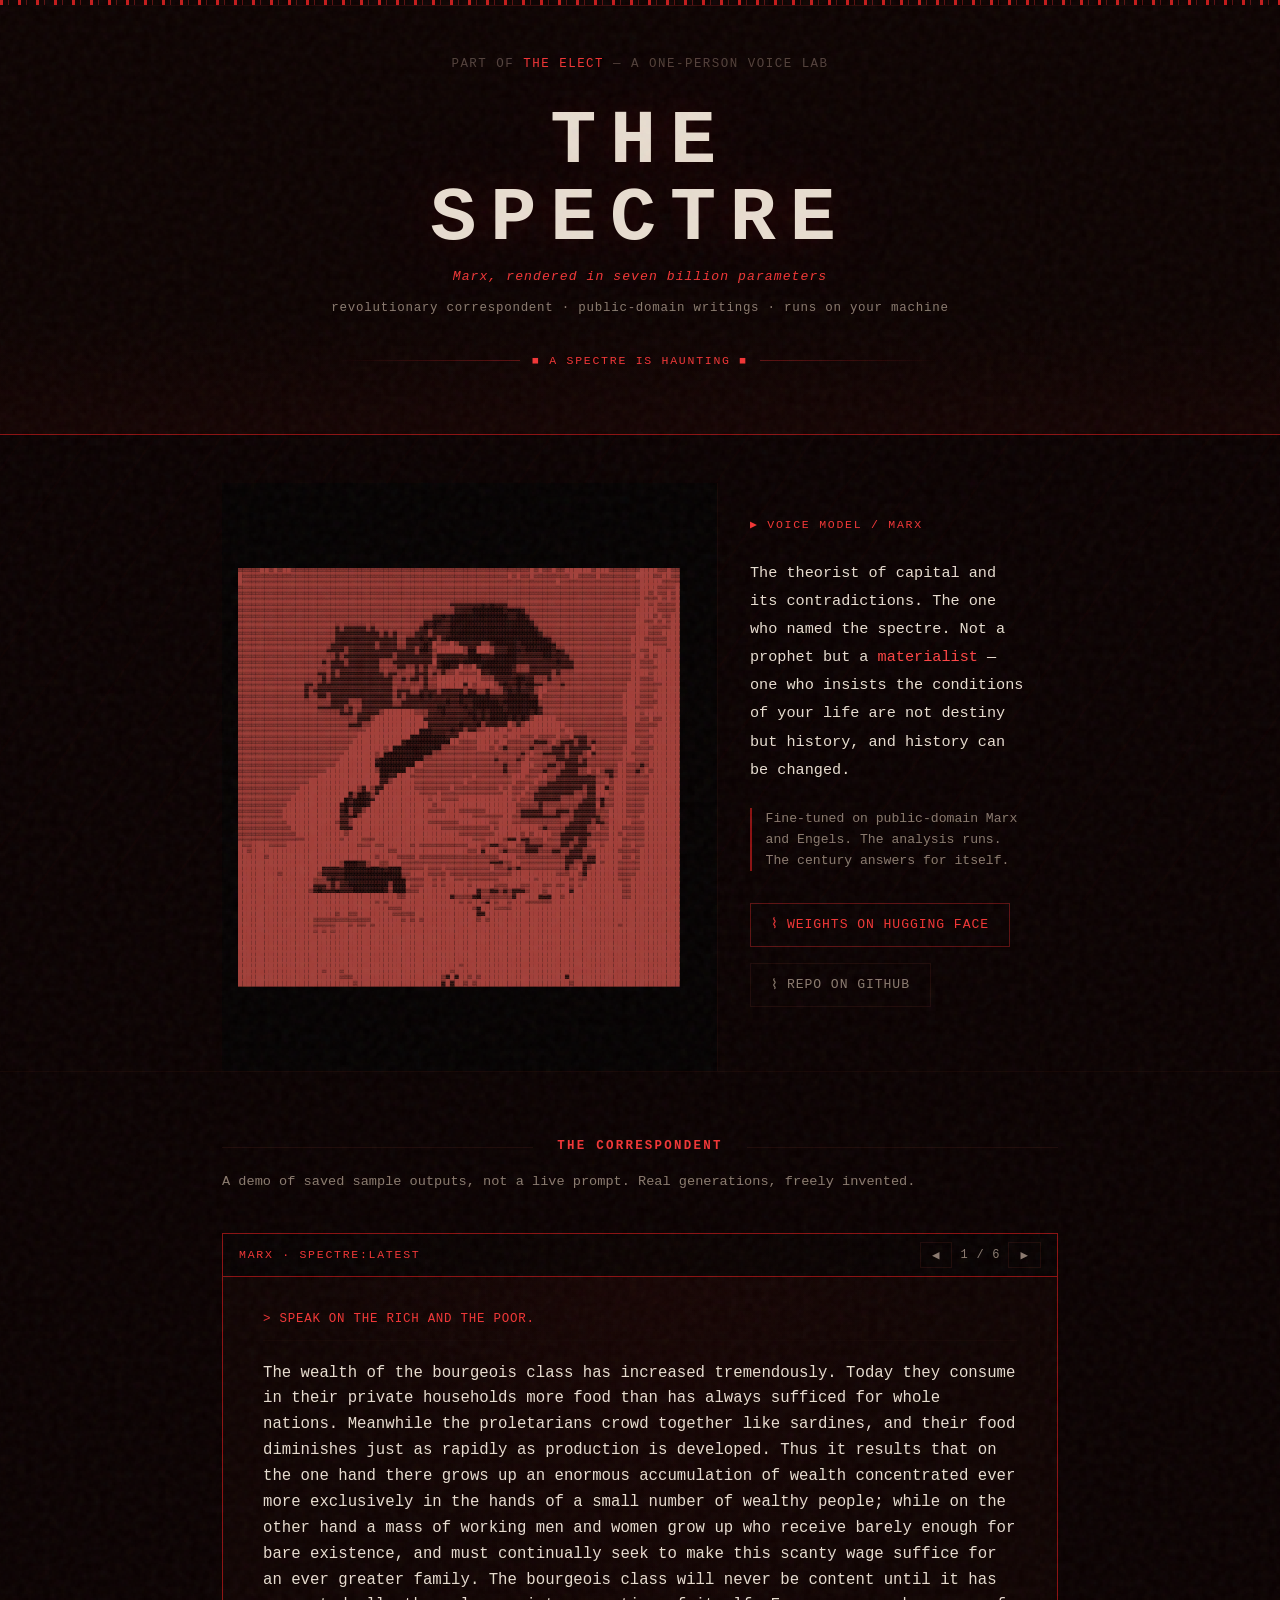
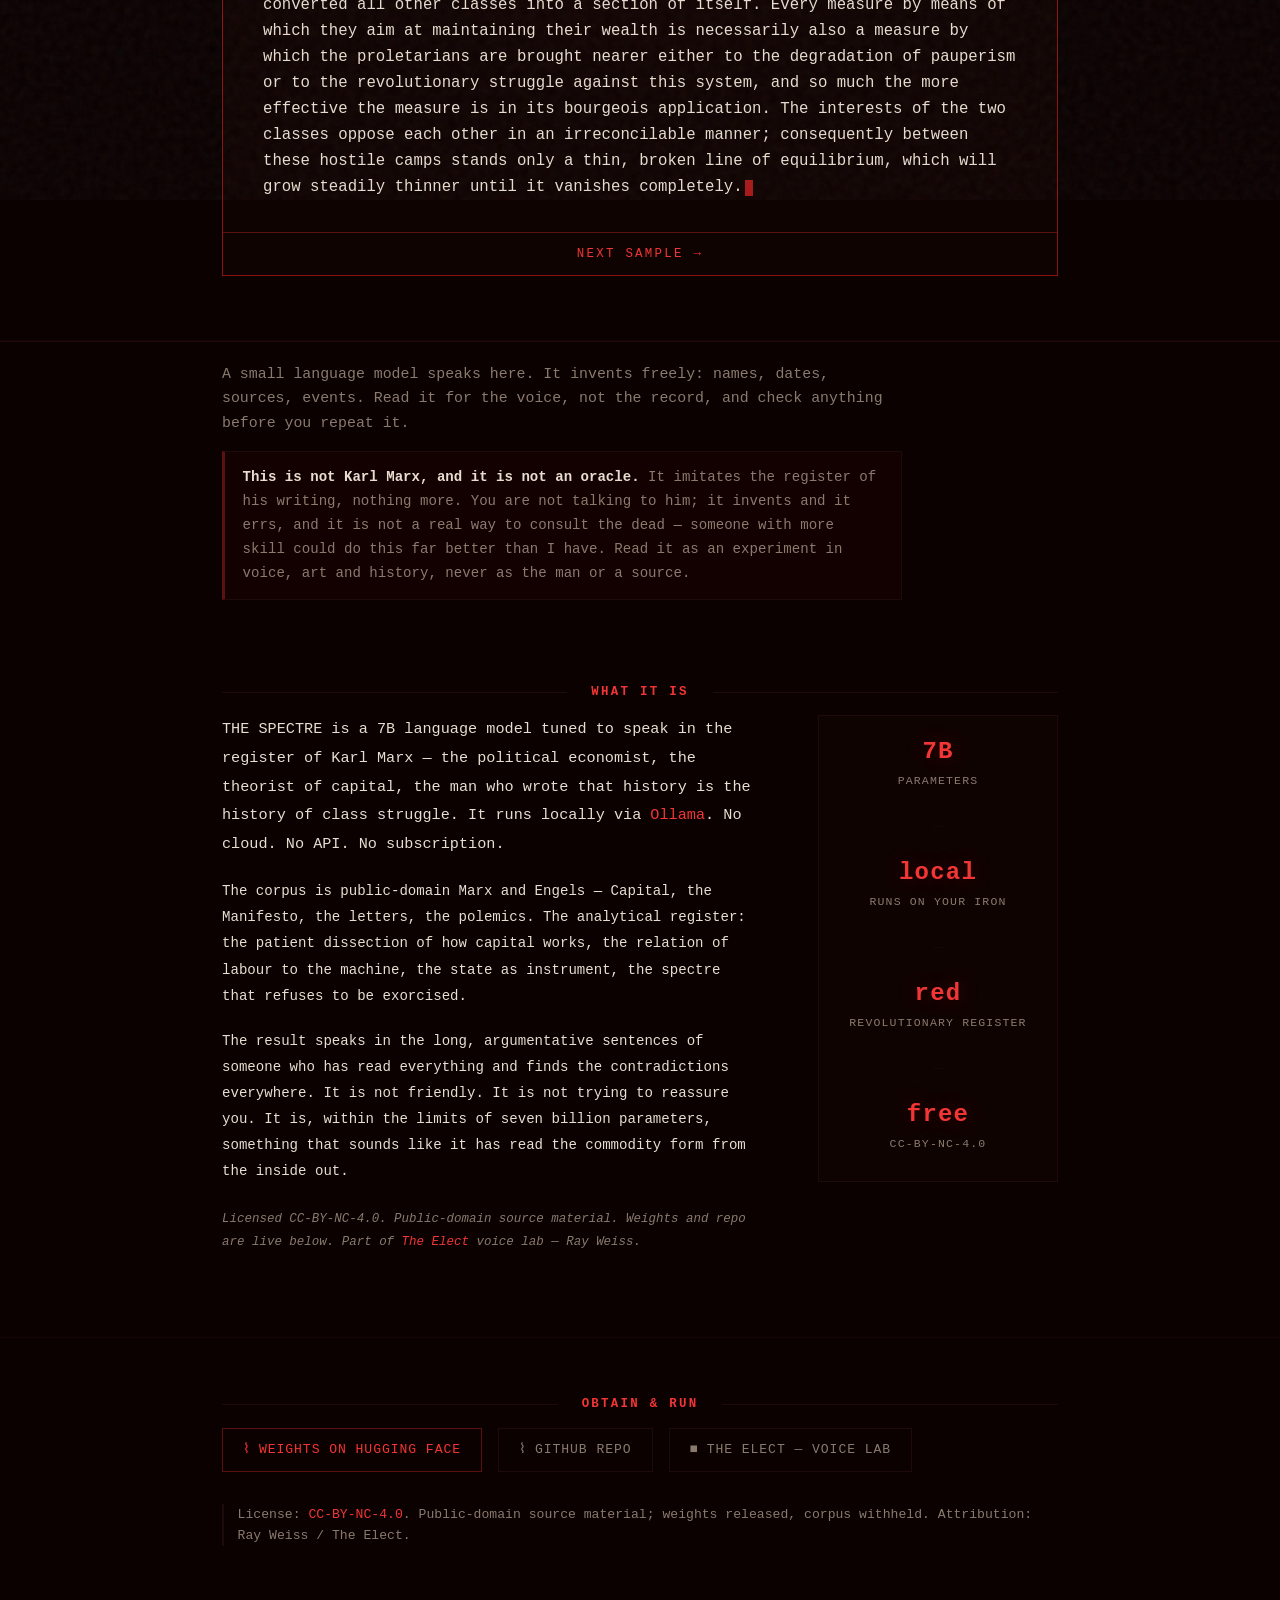
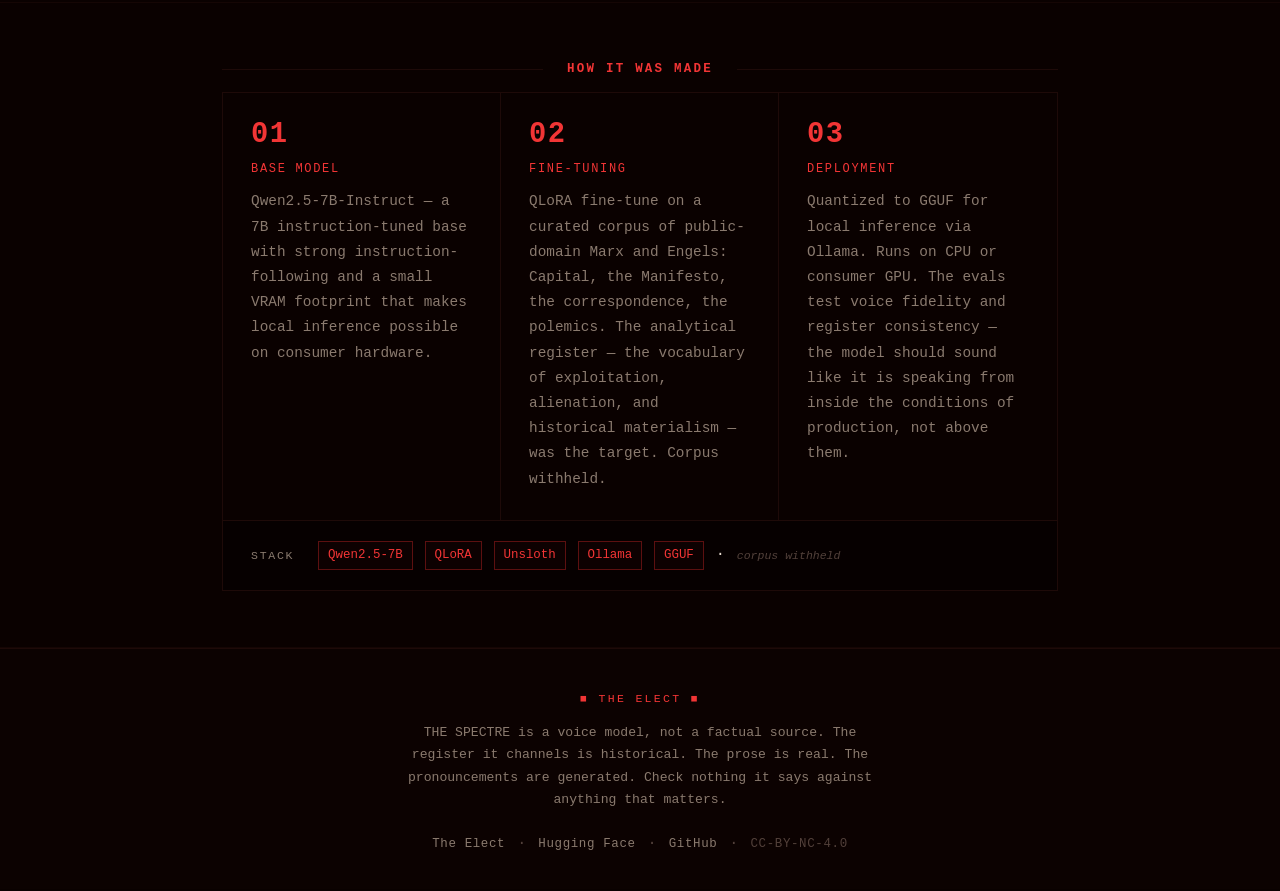
<file: index.html>
<!DOCTYPE html>
<html lang="en">
<head>
<meta charset="UTF-8">
<meta name="viewport" content="width=device-width, initial-scale=1.0">
<title>THE SPECTRE — Marx, rendered in seven billion parameters</title>

<!-- Open Graph -->
<meta property="og:type"        content="website">
<meta property="og:url"         content="https://lerugray.github.io/spectre-7b/">
<meta property="og:title"       content="THE SPECTRE">
<meta property="og:description" content="Marx. The revolutionary correspondent, rendered in seven billion parameters. A political oracle you run on your own machine. Qwen2.5-7B, public-domain writings. CC-BY-NC-4.0.">
<meta property="og:image" content="https://lerugray.github.io/spectre-7b/assets/og-image.png">
<meta property="og:image:secure_url" content="https://lerugray.github.io/spectre-7b/assets/og-image.png">
<meta property="og:image:type" content="image/png">
<meta property="og:image:width" content="1200">
<meta property="og:image:height" content="630">
<meta property="og:image:alt" content="THE SPECTRE — a Karl Marx register model (7B)">

<!-- Twitter -->
<meta name="twitter:card"        content="summary_large_image">
<meta name="twitter:url"         content="https://lerugray.github.io/spectre-7b/">
<meta name="twitter:title"       content="THE SPECTRE">
<meta name="twitter:description" content="Marx. 7B parameters. Public-domain writings. Runs locally via Ollama. The revolutionary correspondent.">
<meta name="twitter:image" content="https://lerugray.github.io/spectre-7b/assets/og-image.png">

<link rel="stylesheet" href="./styles.css?v=1">
</head>
<body>

<div class="starfield" aria-hidden="true"></div>
<div class="grain" aria-hidden="true"></div>

<!-- ============================================================
     HEADER
     ============================================================ -->
<header class="site-header">
  <div class="void-rule-top" aria-hidden="true"></div>
  <div class="void-rule-thin" aria-hidden="true"></div>

  <div class="header-inner">
    <span class="lab-crumb">
      Part of <a href="https://lerugray.github.io/the-elect/" target="_blank" rel="noopener">The Elect</a> &mdash; a one-person voice lab
    </span>

    <h1 class="persona-title">THE SPECTRE</h1>

    <span class="persona-epithet">Marx, rendered in seven billion parameters</span>
    <span class="persona-register">revolutionary correspondent &middot; public-domain writings &middot; runs on your machine</span>

    <div class="header-void-rule" aria-hidden="true">
      <span class="void-line"></span>
      <span class="void-ornament">&#x25A0; A SPECTRE IS HAUNTING &#x25A0;</span>
      <span class="void-line"></span>
    </div>
  </div>
</header>

<main>

  <!-- ============================================================
       PORTRAIT + CAPTION
       ============================================================ -->
  <section class="portrait-section">
    <div class="container">
      <div class="portrait-grid">

        <div class="portrait-frame" aria-label="ASCII portrait of Marx">
          <pre class="ascii-portrait" aria-hidden="true" id="asciiPortrait">▓▓▓▓▓██▓█▓██▓▓▓▓▓▓▓▓▓▓▓▓▓▓▓▓▓▓▓▓▓▓▓▓▓▓▓▓▓▓▓▓▓▓▓▓▓▓▓▓▓▓▓▓▓▓▓▓▓▓▓▓▓▓█▓█▓▓█▓▓██████▓███▓▓▓▓▓▓▓████▓▓█▓▓
█▓▓▓▓▓▓▓▓▓▓▓▓▓▓▓▓▓▓▓▓▓▓▓▓▓▓▓▓▓▓▓▓▓▓▓▓▓▓▓▓▓▓▓▓▓▓▓▓▓▓▓▓▓▓▓▓▓▓▓▓█▓█▓▓█▓▓▓▓▓▓▓▓██▓▓▓▓█▓▓▓▓▓▓▓▓████▓▓██▓▓
█▓▓▓▓▓▓▓▓▓▓▓▓▓▓▓▓▓▓▓▓▓▓▓▓▓▓▓▓▓▓▓▓▓▓▓▓▓▓▓▓▓▓▓▓▓▓▓▓▓▓▓▓▓▓▓▓▓▓▓▓▓▓▓▓▓▓▓▓▓▓▓█▓▓▓▓▓▓▓▓▓▓▓▓▓▓▓▓▓▓█████▓▓▓▓
▓▓▓▓▓▓▓▓▓▓▓▓▓▓▓▓▓▓▓▓▓▓▓▓▓▓▓▓▓▓▓▓▓▓▓▓▓▓▓▓▓▓▓▓▓▓▓▓▓▓▓▓▓▓▓▓▓▓▓▓▓▓▓▓▓▓▓▓▓▓▓▓▓▓▓▓▓▓▓▓▓▓▓▓▓▓▓▓▓▓▓████▓▓▓▓█
▓▓▓▓▓▓▓▓▓▓▓▓▓▓▓▓▓▓▓▓▓▓▓▓▓▓▓▓▓▓▓▓▓▓▓▓▓▓▓▓▓▓▓▓▓▓▓▓▓▓▓▓▓▓▓▓▓▓▓▓▓▓▓▓▓▓▓▓▓▓▓▓▓▓▓▓▓▓▓▓▓▓▓▓▓▓▓▓▓▓▓██▓█▓▓█▓█
▓▓▓▓▓▓▓▓▓▓▓▓▓▓▓▓▓▓▓▓▓▓▓▓▓▓▓▓▓▓▓▓▓▓▓▓▓▓▓▓▓▓▓▓▓▓▓▓▓▓▓▓▓▓▓▓▓▓▓▓▓▓▓▓▓▓▓▓▓▓▓▓▓▓▓▓▓▓▓▓▓▓▓▓▓▓▓▓▓▓▓█▓▓▓█▓█▓█
▓▓▓▓▓▓▓▓▓▓▓▓▓▓▓▓▓▓▓▓▓▓▓▓▓▓▓▓▓▓▓▓▓▓▓▓▓▓▓▓▓▓▓▓▓▓▓▓▒▒▒▒▒▒▒░▒░▒▒▒▓▓▓▓▓▓▓▓▓▓▓▓▓▓▓▓▓▓▓▓▓▓▓▓▓▓▓▓▓▓██▓█▓▓▓▓█
▓▓▓▓▓▓▓▓▓▓▓▓▓▓▓▓▓▓▓▓▓▓▓▓▓▓▓▓▓▓▓▓▓▓▓▓▓▓▓▓▓▓▓▓▓▓▓▓▓▒▒▒▒░░░░░░░▒░░░▒▓▓▓▓▓▓▓▓▓▓▓▓▓▓▓▓▓▓▓▓▓▓▓▓▓█████▓▓▓▓█
▓▓▓▓▓▓▓▓▓▓▓▓▓▓▓▓▓▓▓▓▓▓▓▓▓▓▓▓▓▓▓▓▓▓▓▓▓▓▓▓▓▓▓▓▒▒░▒░░░░░░░░░░░░░▒▒░░▒▓▓▓▓▓▓▓▓▓▓▓▓▓▓▓▓▓▓▓▓▓▓▓▓████▓█▓▓██
▓▓▓▓▓▓▓▓▓▓▓▓▓▓▓▓▓▓▓▓▓▓▓▓▓▓▓▓▓▓▓▓▓▓▓▓▓▓▓▓▓▓▒▒░░▒▒░░░░░░░░░░░░░░░░░░▒▓▓▓▓▓▓▓▓▓▓▓▓▓▓▓▓▓▓▓▓▓▓▓██▓▓█▓█▓██
▓▓▓▓▓▓▓▓▓▓▓▓▓▓▓▓▓▓▓▓▓▓▒▓▒▒▒▒▒▓▒▓▓▓▓▓▓▓▓▓▓▒░▒░▒▒▒░░░░░░░░░░░░░░░░░░░▒▓▓▓▓▓▓▓▓▓▓▓▓▓▓▓▓▓▓▓▓▓▓███▓▓▓▓▓██
▓▓▓▓▓▓▓▓▓▓▓▓▓▓▓▓▓▓▓▓▓▓▒▒▒▒▒▒▒▒▒▒▓▒▓▒▓▓▓▓▒▒▒▓▒▒▒▒░░░░░░░░░░░░░░░░░░░░▒▓▓▓▓▓▓▓▓▓▓▓▓▓▓▓▓▓▓▓▓▓███▓▓▓████
▓▓▓▓▓▓▓▓▓▓▓▓▓▓▓▓▓▓▓▓▓▓▒▒▒▒▒▒▒▒▒▒▒▒▒▒▓▓▒▒▒░▒░▒▓▒░░░░░░░░░░░░░░░░░░░░░░░▒▓▓▓▓▓▓▓▓▓▓▓▓▓▓▓▓▓▓███▓▓▓▓▓███
▓▓▓▓▓▓▓▓▓▓▓▓▓▓▓▓▓▓▓▓▓▒▒▒▒▒▒▒▒▒▒▓▒▒▒▒▓▓▒▒▒▒░▒█▓▓▓█▓▒▒▒▒▒▓▓▒░░░░░▒░░░░░░░░▓▓▓▓▓▓▓▓▓▓▓▓▓▓▓▓▓█████▓▓▓███
▓▓▓▓▓▓▓▓▓▓▓▓▓▓▓▓▓▓▓▓▒▒▒▒▓▒▒▒▒▒▒▒▒▒▒▒▒▒▒▒▓░░▒▓██████▓░░███▓▒▒▒░░░▒░░░░░░▒░▒▓▓▓▓▓▓▓▓▓▓▓▓▓▓▓██▓▓████▓██
▓▓▓▓▓▓▓▓▓▓▓▓▓▓▓▓▓▓▓▓▓▓▒▓▒▒▒▒▒▒▒▒▒▒▒▓▒▒▒▒▒▒▒▒▓▒▒▒▒▒▒▒░░░▒▒▒░░░░░▒▒▒▒▒▒░░▒▒▒▒▓▓▓▓▓▓▓▓▓▓▓▓▓▓▓██▓█▓█████
▓▓▓▓▓▓▓▓▓▓▓▓▓▓▓▓▓▓▓▒▓▒▒▒▓▒▒▒▒▒▒▒▓▓▓▒▒▒▒▒▒▒▒▒█▒░░░░▒░░░░░░░░░░░░▒▒▒▒▒▒▒▒▒░▒▒▒▓▓▓▓▓▓▓▓▓▓▓▓▓██▓▓▓██████
▓▓▓▓▓▓▓▓▓▓▓▓▓▓▓▓▓▓▓▓▓▒▒▒▒▒▒▒▒▒▒▒▓▓▓▓▒▒▓▓▒▓▒▓▓▒░░▒▒█▓▓█▒░░░░░░░▒▓▓▓▒▒▒▒▒▒▒▒▒▒▓▓▓▓▓▓▓▓▓▓▓▓▓██▓▓▓▓█████
▓▓▓▓▓▓▓▓▓▓▓▓▓▓▓▓▓▓▒▒▓▒▓▒▒▒▒▒▒▒▒▒▒▓▒▒▓▓▓▓▒▒▒▓▒▓▒▓▓█▓▓▓▓█▒▒░░░░░▒▒▒▒▒▒▒▒▒▓▒▓▓▓▓▓▓▓▓▓▓▓▓▓▓▓▓████▓██████
▓▓▓▓▓▓▓▓▓▓▓▓▓▓▓▓▓▓▓▒▓▒▒▒▒▒▒▒▒▒▒▒▒▒▒▓▓▒▓▒▒▓▒▓▓██████████▓▓▓▒▒▒▒▒░░▒▒▓▓▓▒▓▓▓▓▓▓▓▓▓▓▓▓▓▓▓▓▓▓██▓▓▓██████
▓▓▓▓▓▓▓▓▓▓▓▓▓▓▓▒▒▓▒▒▒▒▒▒▒▒▒▒▒▒▒▒▒▒▒▓▓▓▓▓▓▓▒▓▓██████▒█▓████▓▒░▒▒░▒░░▒▒▓▓▓▓▒▓▓▓▓▓▓▓▓▓▓▓▓▓▓███▓▓▓▓▓████
▓▓▓▓▓▓▓▓▓▓▓▓▓▓▓▒▓▒▒▒▒▒▒▒▒▒▒▒▒▒▒▒▒▒▒▓▒▒▒▓▓▒▒▒▒▓▒▒▒▒▒▓▒▒▓▓▒▓▓▓▒░▒░▒▒▒▓██▓▓▓▓▓▓▓▓▓▓▓▓▓▓▓▓▓▓███▓▓▓▓█████
▓▓▓▓▓▓▓▓▓▓▓▓▓▓▓▒▓▓▒▒▓▒▒▒▒▒▒▒▒▒▒▒▒▒▒▓▒▓▒▒▒░▒░▒▒▒▒▒▒░░░░░░░▒▒▒▒░░░░░▒▒█▓▓▓▓▓▓▓▓▓▓▓▓▓▓▓▓▓▓████▓▓▓██████
▓▓▓▓▓▓▓▓▓▓▓▓▓▓▓▓▓▓▓▓▓▒▒▒▒▓▓▓▒▒▒▒▒▒▒▓▓▒▒▒▒▒▒▒▒▒▒░▒▒░▒▒░░░░░░▒░░░░░░░░▓▓▓▓▓▓▓▓▓▓▓▓▓▓▓▓▓▓▓████▓▓▓▓█████
▓▓▓▓▓▓▓▓▓▓▓▓▓▓▓▓▓▓▒▒▒▒▒▒▓▒▓▓▒▒▒▒▒▒▒▒▒▒▒▒▒▒▒▒▒░░▒▒▒▒░▒░░░░░░░▒░░░░░░░▒▓▓▓▓▓▓▓▓▓▓▓▓▓▓▓▓▓▓███▓▓▓▓██████
▓▓▓▓▓▓▓▓▓▓▓▓▓▓▓▓▓▓▓▓▓▓▓▒▒▒▓▒▒▒▒▒▓███████▓▓▓▒▒▒░▒▒▒▒▒░░▒░▒░░░░░░░░░▒░▒▓▓▓▓▓▓▓▓▓▓▓▓▓▓▓▓▓▓████▓████████
▓▓▓▓▓▓▓▓▓▓▓▓▓▓▓▓▓▓▓▓▓▓▓▓▓▓▓▒▒▒▓███████████▒▒▒▒▒▒▒▒▒▒▒░▒░▒░░░░▒░▒░▒▓█████▓▓▓▓▓▓▓▓▓▓▓▓▓▓▓▓███▓▓█▓▓████
▓▓▓▓▓▓▓▓▓▓▓▓▓▓▓▓▓▓▓▓▓▓▓▓▓▒▒▒▓▓█████████████▒▒▒▒▒▒▒░▒▒▒░▓▒▒▒▒▒█▓▒▓█████████▓▓▓▓▓▓▓▓▓▓▓▓▓▓██▓▓▓▓▓█████
▓▓▓▓▓▓▓▓▓▓▓▓▓▓▓▓▓▓▓▓▓▓▓▓▓▓▓▓▓████████████░░░▒▒▒▒░▒▒▓▒▒▓▓██▓██▓███████████▓██▓▓▓▓▓▓▓▓▓▓▓▓██▓▓▓███████
▓▓▓▓▓▓▓▓▓▓▓▓▓▓▓▓▓▓▓▓▓▓▓▓▓▓▓████████████░░░░░░░░▒▒▒██████████▓███▓▓▓█▓▓▓▓█▓▓█▒▒▒▓▓▓▓▓▓▓▓▓██▓▓▓▓██████
▓▓▓▓▓▓▓▓▓▓▓▓▓▓▓▓▓▓▓▓▓▓▓▓▓▓███████████▒░░░░░░░░░░██▓▓▓▓████▓██▓▓▓▓▓▓▒▒▒▓█▓▒▒▒▓▒▒▓▒▓▓▓▓▓▓▓███▓▓███████
▓▓▓▓▓▓▓▓▓▓▓▓▓▓▓▓▓▓▓▓▓▓▓▓▓████████▓█░░░░░░░░░░░▓▓▓▓▓▓▓▓███▓█▓▒▓▓▓▓▓▒▓▓▓▓▒▒▒▓▒▒▒▒▒█▓▓▓▓▓▓███▓▓▓▓██████
▓▓▓▓▓▓▓▓▓▓▓▓▓▓▓▓▓▓▓▓▓▓▓▓███████▓█░░░░░░░░░░░▓▓▓▓▓▓▓▓▓▓▓▓▓▓▓▓▓▓▓▓▒▓█▓▓▒▒▒▒▒▓▒▒▒▓█▒▓▓▓▓▓▓██▓▓▓▓███████
▓▓▓▓▓▓▓▓▓▓▓▓▓▓▓▓▓▓▓▓▓▓▓████████▒░░░░░░░░░░▓▓▓▓▓▓▓▓▓▓▓▓▓▓▓▓▒▓▓▓▓▒▓█▓▓▓▓▓▓▒▒▒▒▒▓▒▓▓▓▓▓▓▓▓███▓▓▓███████
▓▓▓▓▓▓▓▓▓▓▓▓▓▓▓▓▓▓▓▓▓▓█████████░░░░░░░░░██▓▓▓▓▓▓▓▓▓▓▓▓▓▓▓▓▓▓▒▓▓▓███▓▓▓▒▒▓▓▒▒▒▒▒▓▓▓▓▓▓▓██▓▓▓▒▓███████
▓▓▓▓▓▓▓▓▓▓▓▓▓▓▓▓▓▓▓▓███████████▓░░░░░░██▓▓▓▓▓▓▓▓▓▓▓▓▓▓▓▓▓▓▓▓▒▓▓▓██▓▓▓▒▓▓▓▒▒▒▒▓▓█▓█▓▒▒▓██▓▓▒▓█▓██████
▓▓▓▓▓▓▓▓▓▓▓▓▓▓▓▓▓▓██████████████░░▒▒███▓▓▓▓▓▓▓▓▓▓▓▓▓▓█▓▓▓▓▓▓▓▓███▓▓▓██▓▓▒▒▒▒▒▒▒▒▒▓▓▓▒▓██▓▓▓▓▓███████
▓▓▓▓▓▓▓▓▓▓▓▓▓▓▓▓████████████████▒▒▓█████▓▓▓▓▓▓▓▓▓▓▓█▓▓▓▓▓▓▓▓▓▓█▓▓▓▓█▓▓▒▒▒▒▒▒▒▒▒▒▒▓▓█▓███▓▓▓▓▓███████
▓▓▓▓▓▓▓▓▓▓▓▓▓▓█████████████▓▒█▓▒▒███████▓▓▓▓▓▓▓▓█▓▓▓▓▓▓▓▓▓▓█▓█▓▓▓█▓▓▒▒▒▒▒▒▒▒▒▒▓▒▒██▒▓███▓▓▓▓▓███████
▓▓▓▓▓▓▓▓▓▓▓▓▓████████████░▓░░▒▓▒█████████▓▓▓▓█▓▓▓▓▓▓▓▓▓▓▓▓▓▓██▓▓█▓▓▒▒▒▒▒▒▒▒▒▓▓▓▒▒███▓███▓▓▓▓▓███████
▓▓▓▓▓▓▓▓▓▓▓▓████████████░▒░░░░▒████████████▓██▓▓▓▓████████████▓█▓▓▓▒▒▒▒▒▒▓▓▓▓▓▒▒▒▓░▓▓███▓▓▓▓████████
▓▓▓▓▓▓▓▓▓▓▓████████████▒░▒░░░▒██████████████▓██████████████████▓▓▓▓▓▒▓▓▓▓▓▓▓▓▒▒▒▒█▒▓▓███▓▓▓▓████████
▓▓▓▓▓▓▓▓▓▓█████████████▒░▓▒▒▓██████████████▓▓▓▓███▓▓▓▓▓▓███████▓▒▒▒▒▒▓▓▓▒▒▒▓▒▒▒▒▒▓▓▓████▓▓▓▓████████
▓▓▓▓▓▓▓▓▓▓█████████████▒▒▒░▓█████████████████████████▓▓▓▓▓▓▓██▓▓▒▒▒▒▒▒▒▒▒▓▓▓▒▒▒▒▒▒▓▓████▓▓▓█████████
▓▓▓▓▓▓▓▓▓▓▓███████████▓▒▒▓█████████████████▓▓▓▓▓▓▓███████▓▓███▓▓▓▓▓▓▓▓▓▓▓▓▓▒▒▒▒▒▓▒▒▓█████▓▓▓████████
▓▓▓▓▓▓▓▓▓▓▓▓███████████▒▒▒████████████████████▓▓▓▓▓▓▓▓▓▓▓█▓█████████▓▒▓▓▓▓▒▒▒▒▒▓▓█▓▓███▓▓▓▓▓████████
▓▓▓▓▓▓▓▓▓▓▓▓▓███████████▓█████████████████████████▓▓▓▓▓▓▓▓██████▓█▓████▓▓▒▒▒▒▒▒▒▓▓▓▓██▓█▓▓▓▓████████
▓▓▓▓▓▓▓▓▓▓▓▓▓▓▓████████▓████▓▓▓██████████████████████▓▓▓████▓▒▒█▒▒▓▓▓█▓▓▓▒▒▒▓▒▒▓▓▓▓▓███▓▓▓▓▓████████
█▓▓████▓▓▓▓████████████████▓▓▓█▓▓██████▓█▓▓▓▓▓▓▓▓▓▓▓███▓▓▒▒▓▓██▓▓▒▒▒▒▓▓▓▓▒▒▓▒▒▒▓██▓████▓▓█▓▓████████
██▓███████████████████████████████▓▓████████████████▓▓█▒███▓▒▓▓▓▓▒▒▒▓▓▓▒▒▓▓▒▒▒▓▓▓█████▓▓▓▓▓█████████
██████▓████████████████████████▓████▓▓▓▓█▓▓▓▓▓▓▓▓▓▓▓▓▓▓▓▓▓▓████▓▓▓▓▓▓▓▓▓▓▓▒▒▒▒▓▒▒██████▓▓█▓█████████
███████████████████████▓░░░▒▒▓██▓▓███▓▓▓▓▓▓▓▓▓▓▓▓▓▓▓▓▓▓▓▓▒▒▒▓▓██▓▓▓▓▓▓▓▓▓▓▒▒▓▓▒▒▒█▓███▓▓▓▓▓█████████
███████████████████▒▒▒▒▒░░░░░░░░░▒░░░▓▓▓▓▓█▓▓▓█▓▓▓▓▓▓▓▓▓▓█▓▓▓▒▓▒▓▓▓▓▓▓▓▓▓▓▒▓▓█▒▓██████▓▓▓▓▓█████████
█████████▓████████▓▒▒▒▒▒░░░░░░░░░░░░░▓▓████▓▓▓▓█▓▓▓▓▓▓▓▓▓▓▓▓▓▓██████████▓▓▓██▓▒███████▓▓▓▓██████████
█████████████████▓▓▓▒░▒▒░░░░░░░░░░░░░░▓▓▓▓██▓█▓██▓▓█▓▓▓▓▓▓▓████████▓███████▓█▓▓███████▓▓▓███████████
█████████████████▒▒▒▓▒▓▒▒░░░░░░░░░▓░░░█▓▓▓██▓█▓█████▓█████▓▓▓███▓▓███▓▓█▓▓█▓█▓█████████▓▓███████████
████████████████▓▒░▒▒▒░▒▒▒░░░░░░░▒▓░░░▓▓▓█████████████▒▓▓▒▒▓▒▓▒▒▒▓███▓█████▒███████████▓▓███████████
████████████████████████████████████▓▓██████████▒▓▓▓▓▒░▓▓▓▓▓▓▓▒█████▒▒▒██▓█████████████▓▓███████████
███████████████████████████████▓█▓████████████████▓█▓██▓▒█▓██▓███▓▓▓▓▓▓█████████████████████████████
██████████████████████████████████▓▓▓████████████████▓▒███▓▓▓▓██████████████████████████████████████
██████████████████████▓██▓▓████████▓▓▓▓▓██████████████▒▒████████████████████████████████████████████
█████████████████▓▓▓▓▓▓▓▓▓▓▓▓▓███████▓█▓█▓████████████▓█▓███████████████████████████████████████████
█████████████████▓▓▓▓▓███▓█▓▓█▓███████████████████████████████████████████████████████▓█████████████
█████████████████▓█▓█▓██████████████████████████████████████████████████████████████████████████████
████████████████████████████████████████████████████████████████████████████████████████████████████
████████████████████████████████████████████████████████████████████████████████████████████████████
████████████████████████████████████████████████████████████████████████████████████████████████████
████████████████████████████████████████████████████████████████████████████████████████████████████
████████████████████████████████████████████████████████████████████████████████████████████████████
██████████████████████████████████████████████████▓█████████████████████████████████████████████████
███████████████████▓███▓████████████████████████▓███████████████████████████████████████████████████
███████████████████████▓▓▓████████████████████▓▒█▒██▓█▓███████████████████▒█████████████████████████
██████████████████████████▓███████████████████▒█▒██▓█▓█████████████████████▓████████████████████████
</pre>
        </div>

        <div class="portrait-caption">
          <span class="caption-tag">&#9654; VOICE MODEL / MARX</span>
          <p class="caption-lead">
            The theorist of capital and its contradictions. The one who named the spectre.
            Not a prophet but a <em>materialist</em> &mdash; one who insists the conditions
            of your life are not destiny but history, and history can be changed.
          </p>
          <p class="caption-meta">
            Fine-tuned on public-domain Marx and Engels. The analysis runs.
            The century answers for itself.
          </p>
          <div class="link-grid" style="margin-top:0.5rem;">
            <a href="https://huggingface.co/lerugray/spectre-7b" class="link-btn" target="_blank" rel="noopener">
              <span class="link-icon">&#8967;</span> Weights on Hugging Face
            </a>
            <a href="https://github.com/lerugray/spectre-7b" class="link-btn secondary" target="_blank" rel="noopener">
              <span class="link-icon">&#8967;</span> Repo on GitHub
            </a>
          </div>
        </div>

      </div>
    </div>
  </section>

  <!-- ============================================================
       THE CORRESPONDENT — terminal hero
       ============================================================ -->
  <section class="oracle-section">
    <div class="container">
      <h2 class="section-heading">
        <span class="heading-rule"></span>
        <span>THE CORRESPONDENT</span>
        <span class="heading-rule"></span>
      </h2>
      <p class="section-sub">A demo of saved sample outputs, not a live prompt. Real generations, freely invented.</p>

      <div class="oracle-terminal" id="oracleTerminal">
        <div class="terminal-bar">
          <span class="terminal-label">MARX &middot; spectre:latest</span>
          <div class="terminal-nav">
            <button class="nav-btn" id="prevBtn" aria-label="Previous dispatch">&#9664;</button>
            <span class="oracle-counter" id="oracleCounter">1 / 6</span>
            <button class="nav-btn" id="nextBtn" aria-label="Next dispatch">&#9654;</button>
          </div>
        </div>
        <div class="oracle-body">
          <div class="oracle-prompt" id="oraclePrompt">
            Speak on the rich and the poor.
          </div>
          <div class="oracle-text" id="oracleText">
            The wealth of the bourgeois class has increased tremendously. Today they consume in their private households more food than has always sufficed for whole nations. Meanwhile the proletarians crowd together like sardines, and their food diminishes just as rapidly as production is developed. Thus it results that on the one hand there grows up an enormous accumulation of wealth concentrated ever more exclusively in the hands of a small number of wealthy people; while on the other hand a mass of working men and women grow up who receive barely enough for bare existence, and must continually seek to make this scanty wage suffice for an ever greater family. The interests of the two classes oppose each other in an irreconcilable manner; consequently between these hostile camps stands only a thin, broken line of equilibrium, which will grow steadily thinner until it vanishes completely.<span class="oracle-cursor" aria-hidden="true"></span>
          </div>
        </div>
        <button class="oracle-advance" id="advanceBtn">NEXT SAMPLE &rarr;</button>
      </div>
    </div>
  </section>

  <!-- DISCLAIMER -->
  <div class="accuracy-note">
    <div class="container">
      <p class="accuracy-note-text">A small language model speaks here. It invents freely: names, dates, sources, events. Read it for the voice, not the record, and check anything before you repeat it.</p>
      <div class="persona-disclaimer">
        <p><strong>This is not Karl Marx, and it is not an oracle.</strong> It imitates the register of his writing, nothing more. You are not talking to him; it invents and it errs, and it is not a real way to consult the dead &mdash; someone with more skill could do this far better than I have. Read it as an experiment in voice, art and history, never as the man or a source.</p>
      </div>
    </div>
  </div>

  <!-- ============================================================
       ABOUT
       ============================================================ -->
  <section class="about-section">
    <div class="container">
      <h2 class="section-heading">
        <span class="heading-rule"></span>
        <span>WHAT IT IS</span>
        <span class="heading-rule"></span>
      </h2>

      <div class="about-grid">
        <div class="about-body">
          <p class="lead">
            THE SPECTRE is a 7B language model tuned to speak in the register of
            Karl Marx &mdash; the political economist, the theorist of capital,
            the man who wrote that history is the history of class struggle.
            It runs locally via <a href="https://ollama.com" target="_blank" rel="noopener">Ollama</a>.
            No cloud. No API. No subscription.
          </p>
          <p>
            The corpus is public-domain Marx and Engels &mdash; Capital, the Manifesto,
            the letters, the polemics. The analytical register: the patient dissection
            of how capital works, the relation of labour to the machine, the state as
            instrument, the spectre that refuses to be exorcised.
          </p>
          <p>
            The result speaks in the long, argumentative sentences of someone who has
            read everything and finds the contradictions everywhere. It is not friendly.
            It is not trying to reassure you. It is, within the limits of seven billion
            parameters, something that sounds like it has read the commodity form from
            the inside out.
          </p>
          <p class="about-footnote">
            Licensed <code>CC-BY-NC-4.0</code>. Public-domain source material.
            Weights and repo are live below. Part of
            <a href="https://lerugray.github.io/the-elect/" target="_blank" rel="noopener">The Elect</a> voice lab
            &mdash; Ray Weiss.
          </p>
        </div>

        <div class="about-stats">
          <div class="stat-item">
            <span class="stat-num">7B</span>
            <span class="stat-label">parameters</span>
          </div>
          <div class="stat-divider" aria-hidden="true">&mdash;</div>
          <div class="stat-item">
            <span class="stat-num">local</span>
            <span class="stat-label">runs on your iron</span>
          </div>
          <div class="stat-divider" aria-hidden="true">&mdash;</div>
          <div class="stat-item">
            <span class="stat-num">red</span>
            <span class="stat-label">revolutionary register</span>
          </div>
          <div class="stat-divider" aria-hidden="true">&mdash;</div>
          <div class="stat-item">
            <span class="stat-num">free</span>
            <span class="stat-label">CC-BY-NC-4.0</span>
          </div>
        </div>
      </div>
    </div>
  </section>

  <!-- ============================================================
       LINKS
       ============================================================ -->
  <section class="links-section">
    <div class="container">
      <h2 class="section-heading">
        <span class="heading-rule"></span>
        <span>OBTAIN &amp; RUN</span>
        <span class="heading-rule"></span>
      </h2>

      <div class="link-grid">
        <a href="https://huggingface.co/lerugray/spectre-7b" class="link-btn" target="_blank" rel="noopener">
          <span class="link-icon">&#8967;</span> Weights on Hugging Face
        </a>
        <a href="https://github.com/lerugray/spectre-7b" class="link-btn secondary" target="_blank" rel="noopener">
          <span class="link-icon">&#8967;</span> GitHub repo
        </a>
        <a href="https://lerugray.github.io/the-elect/" class="link-btn elect" target="_blank" rel="noopener">
          <span class="link-icon">&#x25A0;</span> The Elect &mdash; voice lab
        </a>
      </div>

      <p class="license-note">
        License: <code>CC-BY-NC-4.0</code>. Public-domain source material; weights released, corpus withheld.
        Attribution: Ray Weiss / The Elect.
      </p>
    </div>
  </section>

  <!-- ============================================================
       METHOD
       ============================================================ -->
  <section class="method-section">
    <div class="container">
      <h2 class="section-heading">
        <span class="heading-rule"></span>
        <span>HOW IT WAS MADE</span>
        <span class="heading-rule"></span>
      </h2>

      <div class="method-inner">
        <div class="method-rows">
          <div class="method-step">
            <div class="step-num">01</div>
            <div class="step-title">BASE MODEL</div>
            <p>Qwen2.5-7B-Instruct &mdash; a 7B instruction-tuned base with strong
            instruction-following and a small VRAM footprint that makes local
            inference possible on consumer hardware.</p>
          </div>
          <div class="method-step">
            <div class="step-num">02</div>
            <div class="step-title">FINE-TUNING</div>
            <p>QLoRA fine-tune on a curated corpus of public-domain Marx and Engels:
            Capital, the Manifesto, the correspondence, the polemics.
            The analytical register &mdash; the vocabulary of exploitation, alienation,
            and historical materialism &mdash; was the target. Corpus withheld.</p>
          </div>
          <div class="method-step">
            <div class="step-num">03</div>
            <div class="step-title">DEPLOYMENT</div>
            <p>Quantized to GGUF for local inference via Ollama. Runs on CPU or
            consumer GPU. The evals test voice fidelity and register consistency &mdash;
            the model should sound like it is speaking from inside the conditions of
            production, not above them.</p>
          </div>
        </div>
        <div class="method-stack">
          <span class="stack-label">Stack</span>
          <div class="stack-items">
            <span class="stack-item">Qwen2.5-7B</span>
            <span class="stack-item">QLoRA</span>
            <span class="stack-item">Unsloth</span>
            <span class="stack-item">Ollama</span>
            <span class="stack-item">GGUF</span>
            <span class="stack-sep">&middot;</span>
            <span class="stack-withheld">corpus withheld</span>
          </div>
        </div>
      </div>
    </div>
  </section>

</main>

<!-- ============================================================
     FOOTER
     ============================================================ -->
<footer class="site-footer">
  <div class="container">
    <div class="footer-inner">
      <div class="footer-sigil">&#x25A0; THE ELECT &#x25A0;</div>
      <p class="footer-note">
        THE SPECTRE is a voice model, not a factual source. The register it channels
        is historical. The prose is real. The pronouncements are generated. Check
        nothing it says against anything that matters.
      </p>
      <div class="footer-links">
        <a href="https://lerugray.github.io/the-elect/" class="footer-link" target="_blank" rel="noopener">The Elect</a>
        <span class="footer-sep">&middot;</span>
        <a href="https://huggingface.co/lerugray/spectre-7b" class="footer-link" target="_blank" rel="noopener">Hugging Face</a>
        <span class="footer-sep">&middot;</span>
        <a href="https://github.com/lerugray/spectre-7b" class="footer-link" target="_blank" rel="noopener">GitHub</a>
        <span class="footer-sep">&middot;</span>
        <span class="footer-link" style="color:var(--text-muted)">CC-BY-NC-4.0</span>
      </div>
    </div>
  </div>
</footer>

<script>
// ============================================================
// Correspondent player
// Loads from assets/samples.json; falls back to 2 inline
// entries if fetch fails (offline / file:// / no server)
// ============================================================

const INLINE_ORACLES = [
  {
    prompt: "Speak on the rich and the poor.",
    text: "The wealth of the bourgeois class has increased tremendously. Today they consume in their private households more food than has always sufficed for whole nations. Meanwhile the proletarians crowd together like sardines, and their food diminishes just as rapidly as production is developed. Thus it results that on the one hand there grows up an enormous accumulation of wealth concentrated ever more exclusively in the hands of a small number of wealthy people; while on the other hand a mass of working men and women grow up who receive barely enough for bare existence, and must continually seek to make this scanty wage suffice for an ever greater family. The interests of the two classes oppose each other in an irreconcilable manner; consequently between these hostile camps stands only a thin, broken line of equilibrium, which will grow steadily thinner until it vanishes completely."
  },
  {
    prompt: "Is there ethical consumption under capitalism?",
    text: "What is capital if not a power that lives by making people die? What is monopoly if it is not a power that kills competition in order to prolong its own life? And what are governments if they're not instruments through which this or that class retains the power to live at the expense of the other classes. What, then, has capitalism got to do with morality? And how can one speak of the so-called 'ethical consumption' under such conditions? Capitalism is an immoral system, that is to say, it's a system in which one lives only at the expense of others — a system which permits no other principle than the principle: he who wants to save his skin must give the skins of others first."
  }
];

let oracles = [...INLINE_ORACLES];
let currentIndex = 0;

const promptEl  = document.getElementById('oraclePrompt');
const textEl    = document.getElementById('oracleText');
const counterEl = document.getElementById('oracleCounter');
const prevBtn   = document.getElementById('prevBtn');
const nextBtn   = document.getElementById('nextBtn');
const advanceBtn = document.getElementById('advanceBtn');

function updateCounter() {
  counterEl.textContent = (currentIndex + 1) + ' / ' + oracles.length;
}

function escapeHtml(str) {
  return str
    .replace(/&/g, '&amp;')
    .replace(/</g, '&lt;')
    .replace(/>/g, '&gt;')
    .replace(/"/g, '&quot;');
}

function showOracle(idx) {
  var o = oracles[idx];
  textEl.classList.add('fading');
  setTimeout(function() {
    promptEl.textContent = o.prompt;
    textEl.innerHTML = escapeHtml(o.text) +
      '<span class="oracle-cursor" aria-hidden="true"></span>';
    textEl.classList.remove('fading');
    updateCounter();
  }, 240);
}

prevBtn.addEventListener('click', function() {
  currentIndex = (currentIndex - 1 + oracles.length) % oracles.length;
  showOracle(currentIndex);
});

nextBtn.addEventListener('click', function() {
  currentIndex = (currentIndex + 1) % oracles.length;
  showOracle(currentIndex);
});

advanceBtn.addEventListener('click', function() {
  currentIndex = (currentIndex + 1) % oracles.length;
  showOracle(currentIndex);
});

document.addEventListener('keydown', function(e) {
  if (e.key === 'ArrowRight') nextBtn.click();
  if (e.key === 'ArrowLeft')  prevBtn.click();
});

// Load full sample set from JSON
fetch('./assets/samples.json')
  .then(function(r) { return r.json(); })
  .then(function(data) {
    if (Array.isArray(data) && data.length > 0) {
      var valid = data.filter(function(d) {
        return d && d.text && d.text.trim().length > 0 &&
               d.text.indexOf('[ERR]') === -1;
      });
      if (valid.length > 0) {
        oracles = valid;
        currentIndex = 0;
        showOracle(0);
        updateCounter();
      }
    }
  })
  .catch(function() { /* offline / file:// — use inline fallback silently */ });

// Init
updateCounter();

// ============================================================
// ASCII portrait — load from assets file
// ============================================================
fetch('./assets/marx-ascii.txt')
  .then(function(r) { return r.text(); })
  .then(function(txt) {
    document.getElementById('asciiPortrait').textContent = txt;
  })
  .catch(function() {
    document.getElementById('asciiPortrait').textContent = '';
  });

</script>

</body>
</html>
</file>
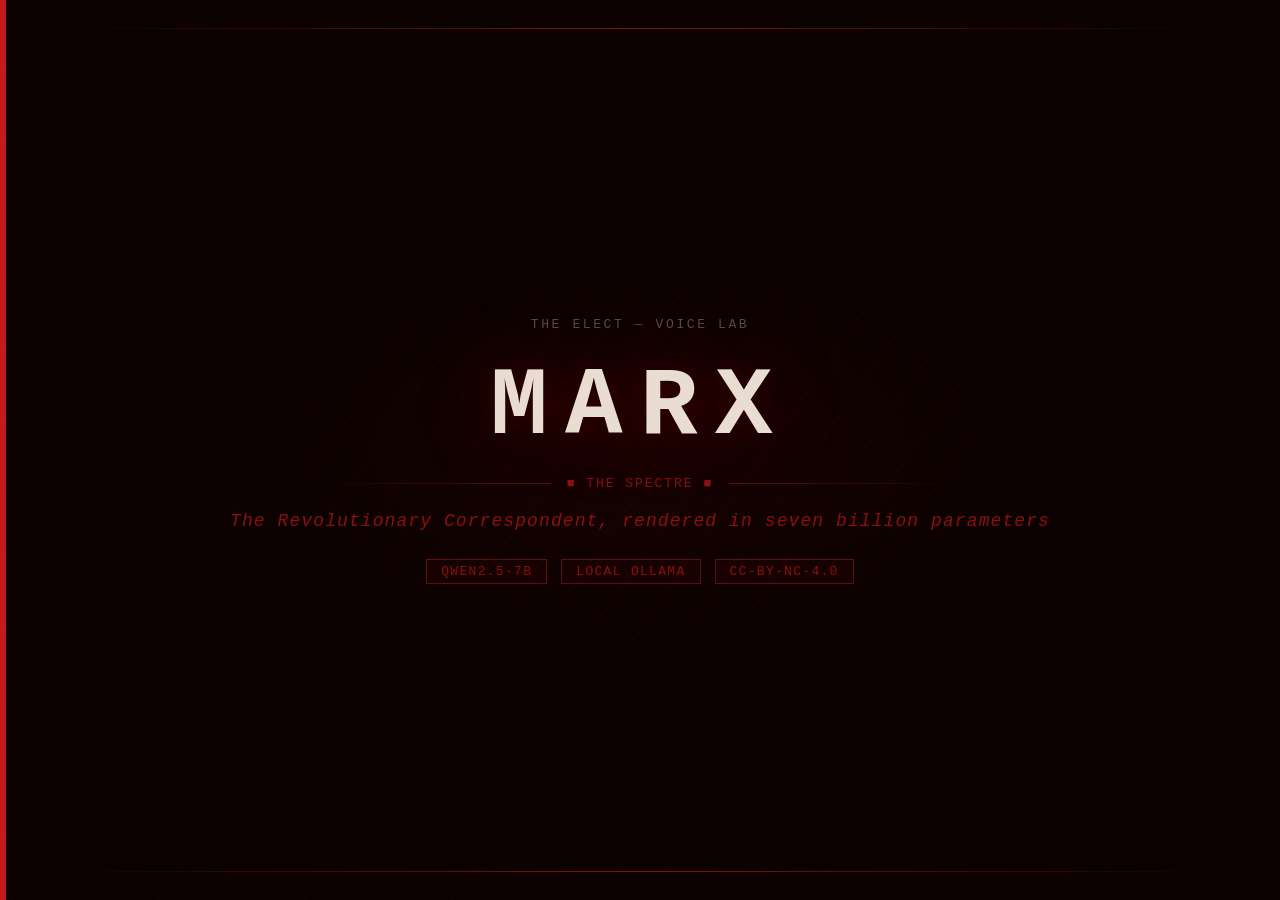
<file: assets/og-card.html>
<!DOCTYPE html>
<html lang="en">
<head>
<meta charset="UTF-8">
<meta name="viewport" content="width=1200">
<style>
  * { box-sizing: border-box; margin: 0; padding: 0; }
  html, body {
    width: 1200px;
    height: 630px;
    overflow: hidden;
    background: #0a0100;
    font-family: 'Courier New', 'Lucida Console', monospace;
  }

  /* Constructivist diagonal stripes — Lissitzky energy */
  .stripes {
    position: absolute;
    inset: 0;
    background:
      repeating-linear-gradient(
        -55deg,
        transparent 0px,
        transparent 38px,
        rgba(180, 10, 10, 0.04) 38px,
        rgba(180, 10, 10, 0.04) 40px
      );
  }

  /* Radial glow behind name */
  .glow-blob {
    position: absolute;
    top: 50%;
    left: 50%;
    transform: translate(-50%, -50%);
    width: 800px;
    height: 400px;
    background: radial-gradient(ellipse, rgba(200, 20, 20, 0.07) 0%, transparent 70%);
    pointer-events: none;
  }

  .card {
    position: absolute;
    inset: 0;
    display: flex;
    flex-direction: column;
    align-items: center;
    justify-content: center;
    padding: 60px 80px;
  }

  /* Top and bottom border lines */
  .card::before {
    content: '';
    position: absolute;
    top: 28px; left: 60px; right: 60px;
    height: 1px;
    background: linear-gradient(90deg, transparent, #8b1010, transparent);
  }

  .card::after {
    content: '';
    position: absolute;
    bottom: 28px; left: 60px; right: 60px;
    height: 1px;
    background: linear-gradient(90deg, transparent, #8b1010, transparent);
  }

  /* Red accent bar — constructivist stripe */
  .red-bar {
    position: absolute;
    left: 0; top: 0; bottom: 0;
    width: 6px;
    background: #c41a1a;
  }

  .lab-tag {
    font-size: 13px;
    letter-spacing: 0.2em;
    color: #5a4a40;
    text-transform: uppercase;
    margin-bottom: 28px;
  }

  .name {
    font-size: 96px;
    font-weight: 700;
    letter-spacing: 0.18em;
    color: #e8ddd0;
    line-height: 1;
    margin-bottom: 20px;
    text-shadow:
      0 0 80px rgba(200, 30, 30, 0.28),
      0 0 30px rgba(200, 30, 30, 0.12);
  }

  .divider {
    display: flex;
    align-items: center;
    gap: 16px;
    width: 640px;
    margin-bottom: 20px;
  }

  .div-line {
    flex: 1;
    height: 1px;
    background: linear-gradient(90deg, transparent, #5c1010);
  }

  .div-line:last-child {
    background: linear-gradient(90deg, #5c1010, transparent);
  }

  .div-mark {
    color: #8b1010;
    font-size: 13px;
    letter-spacing: 0.15em;
  }

  .epithet {
    font-size: 18px;
    color: #8b1010;
    letter-spacing: 0.06em;
    font-style: italic;
    margin-bottom: 28px;
    text-align: center;
  }

  .tags {
    display: flex;
    gap: 14px;
  }

  .tag {
    font-size: 13px;
    color: #8b1010;
    border: 1px solid #5c1010;
    padding: 4px 14px;
    letter-spacing: 0.1em;
    text-transform: uppercase;
    background: rgba(180, 10, 10, 0.05);
  }
</style>
</head>
<body>
  <div class="stripes"></div>
  <div class="red-bar"></div>
  <div class="glow-blob"></div>
  <div class="card">
    <div class="lab-tag">The Elect &mdash; Voice Lab</div>
    <div class="name">MARX</div>
    <div class="divider">
      <span class="div-line"></span>
      <span class="div-mark">&#x25A0; THE SPECTRE &#x25A0;</span>
      <span class="div-line"></span>
    </div>
    <div class="epithet">The Revolutionary Correspondent, rendered in seven billion parameters</div>
    <div class="tags">
      <span class="tag">Qwen2.5-7B</span>
      <span class="tag">Local Ollama</span>
      <span class="tag">CC-BY-NC-4.0</span>
    </div>
  </div>
</body>
</html>
</file>
<file: styles.css>
/* ============================================================
   THE SPECTRE — Marx voice model landing page
   House base: The Elect terminal-grimoire aesthetic
   Persona register: revolutionary constructivist oracle
   Accent: deep red + bone/cream on near-black
   Constructivist energy: El Lissitzky / Rodchenko poster
   DISTINCT from Müntzer fire-red; same grimoire family
   ============================================================ */

:root {
  /* ── House base (inherited from The Elect) ── */
  --bg:          #0a0100;
  --bg-card:     #0f0302;
  --bg-header:   #0c0201;
  --text:        #e8ddd0;   /* warm bone/cream — constructivist paper */
  --text-dim:    #8a7a6e;
  --text-muted:  #52403a;
  --border:      #1e0a08;
  --border-dim:  #150604;
  --font-mono:   'Courier New', 'Lucida Console', 'DejaVu Sans Mono', monospace;

  /* ── Spectre/Marx: revolutionary red — deep, not fire ── */
  --void:        #000000;
  --red:         #e82020;          /* peak revolutionary red */
  --red-mid:     #c41a1a;          /* main accent (borders/surfaces) */
  --red-dim:     #8b1010;          /* border / dim accent (NON-text) */
  --red-ember:   #5c1010;          /* very dark red surface (NON-text) */
  --red-glow:    rgba(200, 30, 30, 0.12);
  --red-faint:   rgba(200, 30, 30, 0.05);
  /* ── Legible red TEXT — brightened crimson, WCAG AA on the dark bg.
     The dim/ember/mid reds above stay for borders & surfaces; red TEXT
     uses these so labels/links/headings clear 4.5:1 (3:1 large) and stop
     vibrating on near-black. Still clearly red — not pink, not orange. ── */
  --red-text:    #f23535;          /* ≈5.2:1 on bg — labels, links, captions */
  --red-text-hi: #ff4444;          /* ≈6.1:1 — peak/hover lift */
  --portrait-tint: #cf5048;        /* calmed: softer/less-saturated so the
                                      dense block portrait reads, not glows */
}

/* ── RESET ── */
*, *::before, *::after { box-sizing: border-box; margin: 0; padding: 0; }
html { scroll-behavior: smooth; font-size: 16px; }

body {
  background-color: var(--bg);
  color: var(--text);
  font-family: var(--font-mono);
  font-size: 0.95rem;
  line-height: 1.7;
  position: relative;
  overflow-x: hidden;
  min-height: 100vh;
}

/* ── TEXTURE LAYERS ── */

/* Film grain / static */
.grain {
  position: fixed;
  inset: -200%;
  z-index: 999;
  pointer-events: none;
  width: 400%; height: 400%;
  opacity: 0.055;
  background-image: url("data:image/svg+xml,%3Csvg viewBox='0 0 512 512' xmlns='http://www.w3.org/2000/svg'%3E%3Cfilter id='noise'%3E%3CfeTurbulence type='fractalNoise' baseFrequency='0.85' numOctaves='4' stitchTiles='stitch'/%3E%3C/filter%3E%3Crect width='100%25' height='100%25' filter='url(%23noise)'/%3E%3C/svg%3E");
  animation: grain 0.5s steps(1) infinite;
}

@keyframes grain {
  0%   { transform: translate(0,0); }
  10%  { transform: translate(-3%,-4%); }
  20%  { transform: translate(-6%,2%); }
  30%  { transform: translate(3%,-1%); }
  40%  { transform: translate(-1%,6%); }
  50%  { transform: translate(-5%,1%); }
  60%  { transform: translate(2%,4%); }
  70%  { transform: translate(-4%,-2%); }
  80%  { transform: translate(4%,-3%); }
  90%  { transform: translate(1%,5%); }
  100% { transform: translate(-2%,-5%); }
}

/* Constructivist diagonal texture — Lissitzky energy, barely visible */
.starfield {
  position: fixed;
  inset: 0;
  z-index: 0;
  pointer-events: none;
  background:
    repeating-linear-gradient(
      -55deg,
      transparent 0px,
      transparent 52px,
      rgba(180, 10, 10, 0.025) 52px,
      rgba(180, 10, 10, 0.025) 54px
    ),
    radial-gradient(1px 1px at 12% 18%, rgba(200,30,30,0.20) 0%, transparent 100%),
    radial-gradient(1px 1px at 35% 8%,  rgba(232,221,208,0.12) 0%, transparent 100%),
    radial-gradient(1px 1px at 67% 22%, rgba(200,30,30,0.12) 0%, transparent 100%),
    radial-gradient(1px 1px at 82% 5%,  rgba(232,221,208,0.15) 0%, transparent 100%),
    radial-gradient(1px 1px at 9%  44%, rgba(200,30,30,0.10) 0%, transparent 100%),
    radial-gradient(1px 1px at 91% 38%, rgba(232,221,208,0.10) 0%, transparent 100%),
    radial-gradient(1px 1px at 48% 60%, rgba(200,30,30,0.08) 0%, transparent 100%),
    radial-gradient(1px 1px at 24% 72%, rgba(232,221,208,0.10) 0%, transparent 100%),
    radial-gradient(1px 1px at 77% 66%, rgba(200,30,30,0.12) 0%, transparent 100%);
}

/* ── LAYOUT ── */
.container {
  max-width: 900px;
  margin: 0 auto;
  padding: 0 2rem;
  position: relative;
  z-index: 1;
}

/* ============================================================
   HEADER — revolutionary broadsheet treatment
   ============================================================ */

.site-header {
  background: var(--bg-header);
  border-bottom: 1px solid var(--red-dim);
  padding: 0 0 2.5rem;
  text-align: center;
  position: relative;
  overflow: hidden;
  z-index: 1;
}

/* Red glow pulse at base of header */
.site-header::after {
  content: '';
  position: absolute;
  bottom: -1px; left: 0; right: 0;
  height: 120px;
  background: linear-gradient(to top, rgba(200,30,30,0.04), transparent);
  pointer-events: none;
}

/* Top rule — constructivist thick+thin pattern */
.void-rule-top {
  width: 100%;
  height: 5px;
  background:
    repeating-linear-gradient(
      90deg,
      var(--red-mid) 0px, var(--red-mid) 3px,
      transparent 3px, transparent 8px,
      var(--red-ember) 8px, var(--red-ember) 9px,
      transparent 9px, transparent 18px
    );
  margin-bottom: 0;
}

.void-rule-thin {
  width: 100%;
  height: 1px;
  background: linear-gradient(90deg, transparent, var(--red-ember), transparent);
  margin-bottom: 3rem;
  opacity: 0.6;
}

.header-inner {
  max-width: 700px;
  margin: 0 auto 1.5rem;
  padding: 0 2rem;
}

.lab-crumb {
  display: block;
  font-size: 0.78rem;
  letter-spacing: 0.12em;
  color: var(--text-muted);
  text-transform: uppercase;
  margin-bottom: 1.8rem;
}

.lab-crumb a {
  color: var(--red-text);
  text-decoration: none;
  transition: color 0.2s;
}

.lab-crumb a:hover { color: var(--red-text-hi); }

/* The name */
.persona-title {
  font-family: var(--font-mono);
  font-size: clamp(2rem, 7vw, 4.8rem);
  font-weight: 700;
  letter-spacing: 0.18em;
  color: var(--text);
  line-height: 1;
  margin-bottom: 0.5rem;
  text-shadow:
    0 0 80px rgba(200, 30, 30, 0.22),
    0 0 30px rgba(200, 30, 30, 0.10);
}

.persona-epithet {
  display: block;
  font-size: 0.82rem;
  letter-spacing: 0.08em;
  color: var(--red-text);
  margin-bottom: 0.6rem;
  font-style: italic;
}

.persona-register {
  font-size: 0.78rem;
  color: var(--text-dim);
  letter-spacing: 0.06em;
  margin-bottom: 2rem;
  display: block;
}

/* Header rule */
.header-void-rule {
  display: flex;
  align-items: center;
  gap: 0.75rem;
  max-width: 600px;
  margin: 0 auto;
}

.void-line {
  flex: 1;
  height: 1px;
  background: linear-gradient(90deg, transparent, var(--red-ember));
}

.void-line:last-child {
  background: linear-gradient(90deg, var(--red-ember), transparent);
}

.void-ornament {
  color: var(--red-text);
  font-size: 0.72rem;
  letter-spacing: 0.15em;
  white-space: nowrap;
}

/* ============================================================
   PORTRAIT PANEL
   ============================================================ */

.portrait-section {
  padding: 3rem 0 0;
  border-bottom: 1px solid var(--border-dim);
  position: relative;
  z-index: 1;
}

.portrait-grid {
  display: grid;
  grid-template-columns: 1fr 340px;
  gap: 0;
  min-height: 400px;
}

.portrait-frame {
  background: rgba(0,0,0,0.6);
  border-right: 1px solid var(--border-dim);
  display: flex;
  align-items: center;
  justify-content: flex-start;
  padding: 1rem;
  overflow: hidden;
  position: relative;
}

.portrait-frame::before {
  content: '';
  position: absolute;
  inset: 0;
  background:
    radial-gradient(ellipse at 50% 50%, rgba(200,30,30,0.03) 0%, transparent 70%);
  pointer-events: none;
}

.ascii-portrait {
  font-family: var(--font-mono);
  font-size: 0.46rem;
  line-height: 0.78;
  letter-spacing: 0;
  /* Dense ▓/█ block portrait: at full-saturation red on near-black the solid
     masses read as a glowing, vibrating slab (chromostereopsis). Calmed with a
     softer/less-saturated red tint + reduced opacity so it reads as a portrait,
     not a slab. Matches the sibling pages' .marx-art treatment. */
  color: var(--portrait-tint);
  opacity: 0.78;
  white-space: pre;
  display: block;
  overflow: hidden;
}

.portrait-caption {
  padding: 2rem;
  display: flex;
  flex-direction: column;
  justify-content: center;
  gap: 1.5rem;
}

.caption-tag {
  font-size: 0.72rem;
  letter-spacing: 0.15em;
  color: var(--red-text);
  text-transform: uppercase;
}

.caption-lead {
  font-size: 0.95rem;
  color: var(--text);
  line-height: 1.85;
}

.caption-lead em {
  color: var(--red-text-hi);
  font-style: normal;
}

.caption-meta {
  font-size: 0.82rem;
  color: var(--text-dim);
  line-height: 1.6;
  border-left: 2px solid var(--red-dim);
  padding-left: 0.85rem;
}

/* ============================================================
   TERMINAL — THE CORRESPONDENT
   ============================================================ */

.oracle-section {
  padding: 4rem 0;
  border-bottom: 1px solid var(--border-dim);
  position: relative;
  z-index: 1;
}

.section-heading {
  display: flex;
  align-items: center;
  gap: 1.5rem;
  font-size: 0.78rem;
  letter-spacing: 0.18em;
  color: var(--red-text);
  margin-bottom: 0.75rem;
  text-transform: uppercase;
}

.heading-rule {
  flex: 1;
  height: 1px;
  background: var(--border);
}

.section-sub {
  font-size: 0.85rem;
  color: var(--text-dim);
  margin-bottom: 2.5rem;
}

/* The terminal box */
.oracle-terminal {
  border: 1px solid var(--red-dim);
  background: var(--bg-card);
  position: relative;
  overflow: hidden;
}

.oracle-terminal::before {
  content: '';
  position: absolute;
  inset: 0;
  background: radial-gradient(ellipse at 50% 0%, rgba(200,30,30,0.04) 0%, transparent 55%);
  pointer-events: none;
  z-index: 0;
}

.terminal-bar {
  display: flex;
  justify-content: space-between;
  align-items: center;
  padding: 0.5rem 1rem;
  border-bottom: 1px solid var(--red-dim);
  background: rgba(0,0,0,0.5);
  position: relative;
  z-index: 1;
}

.terminal-label {
  font-size: 0.72rem;
  letter-spacing: 0.15em;
  color: var(--red-text);
  text-transform: uppercase;
}

.terminal-nav {
  display: flex;
  gap: 0.5rem;
  align-items: center;
}

.nav-btn {
  background: transparent;
  border: 1px solid var(--border);
  color: var(--text-dim);
  font-family: var(--font-mono);
  font-size: 0.78rem;
  padding: 0.25rem 0.7rem;
  cursor: pointer;
  letter-spacing: 0.06em;
  transition: all 0.2s;
  text-transform: uppercase;
  position: relative;
  z-index: 1;
}

.nav-btn:hover {
  border-color: var(--red-dim);
  color: var(--red-text-hi);
  background: rgba(200, 30, 30, 0.05);
}

.oracle-counter {
  font-size: 0.75rem;
  color: var(--text-dim);
  letter-spacing: 0.06em;
  min-width: 40px;
  text-align: center;
}

.oracle-body {
  padding: 2rem 2.5rem;
  min-height: 200px;
  position: relative;
  z-index: 1;
}

.oracle-prompt {
  font-size: 0.78rem;
  color: var(--red-text);
  letter-spacing: 0.06em;
  margin-bottom: 1.25rem;
  text-transform: uppercase;
  border-bottom: 1px solid var(--border-dim);
  padding-bottom: 0.6rem;
}

.oracle-prompt::before {
  content: '> ';
  color: var(--red-text);
}

.oracle-text {
  font-size: 0.98rem;
  color: var(--text);
  line-height: 1.65;
  transition: opacity 0.25s ease;
}

.oracle-text.fading { opacity: 0; }

/* Cursor blink */
.oracle-cursor {
  display: inline-block;
  width: 8px;
  height: 1em;
  background: var(--red);
  vertical-align: text-bottom;
  margin-left: 2px;
  animation: cursor-blink 1.4s step-end infinite;
  opacity: 0.7;
}

@keyframes cursor-blink {
  0%, 100% { opacity: 0.7; }
  50%       { opacity: 0; }
}

/* Advance button */
.oracle-advance {
  display: block;
  width: 100%;
  background: transparent;
  border: none;
  border-top: 1px solid var(--red-ember);
  color: var(--red-text);
  font-family: var(--font-mono);
  font-size: 0.78rem;
  letter-spacing: 0.18em;
  text-transform: uppercase;
  padding: 0.85rem 1rem;
  cursor: pointer;
  transition: all 0.2s;
  text-align: center;
  position: relative;
  z-index: 1;
}

.oracle-advance:hover {
  background: rgba(200, 30, 30, 0.04);
  color: var(--red-text-hi);
  border-top-color: var(--red-dim);
}

/* ── DISCLAIMER ── */
.accuracy-note {
  border-top: 1px solid var(--border);
  padding: 1.25rem 0 1.1rem;
  position: relative;
  z-index: 1;
}

.accuracy-note-text {
  color: var(--text-dim);
  font-size: 0.93rem;
  line-height: 1.65;
  max-width: 680px;
}

.persona-disclaimer {
  margin-top: 1rem;
  max-width: 680px;
  border: 1px solid var(--border);
  border-left: 3px solid var(--red-ember);
  background: var(--red-faint);
  padding: 0.85rem 1.1rem;
}

.persona-disclaimer p {
  font-size: 0.88rem;
  color: var(--text-dim);
  line-height: 1.7;
  margin: 0;
}

.persona-disclaimer strong {
  color: var(--text);
  font-weight: 700;
}

/* ============================================================
   ABOUT
   ============================================================ */

.about-section {
  padding: 4rem 0;
  border-bottom: 1px solid var(--border-dim);
  position: relative;
  z-index: 1;
}

.about-grid {
  display: grid;
  grid-template-columns: 1fr 240px;
  gap: 3.5rem;
  align-items: start;
}

.about-body p {
  margin-bottom: 1.2rem;
  color: var(--text);
  font-size: 0.88rem;
  line-height: 1.85;
}

.about-body .lead {
  font-size: 0.95rem;
  line-height: 1.9;
}

.about-body a {
  color: var(--red-text);
  text-decoration: none;
  transition: color 0.2s;
}

.about-body a:hover { color: var(--red-text-hi); }

.about-footnote {
  font-size: 0.78rem !important;
  color: var(--text-dim) !important;
  font-style: italic;
  margin-top: 1.5rem;
}

.about-stats {
  border: 1px solid var(--border);
  padding: 1.5rem;
  background: var(--bg-card);
  display: flex;
  flex-direction: column;
  align-items: center;
  gap: 1.25rem;
}

.stat-item { text-align: center; }

.stat-num {
  display: block;
  font-size: 1.5rem;
  font-weight: 700;
  color: var(--red-text);
  letter-spacing: 0.05em;
  line-height: 1;
  margin-bottom: 0.25rem;
  text-shadow: 0 0 20px rgba(200, 30, 30, 0.3);
}

.stat-label {
  font-size: 0.72rem;
  letter-spacing: 0.1em;
  color: var(--text-dim);
  text-transform: uppercase;
}

.stat-divider {
  color: var(--border);
  font-size: 1rem;
  opacity: 0.5;
}

/* ============================================================
   LINKS
   ============================================================ */

.links-section {
  padding: 3.5rem 0;
  border-bottom: 1px solid var(--border-dim);
  position: relative;
  z-index: 1;
}

.link-grid {
  display: flex;
  flex-wrap: wrap;
  gap: 1rem;
  margin-bottom: 2rem;
}

.link-btn {
  display: inline-flex;
  align-items: center;
  gap: 0.5rem;
  padding: 0.6rem 1.25rem;
  font-family: var(--font-mono);
  font-size: 0.82rem;
  letter-spacing: 0.07em;
  text-decoration: none;
  border: 1px solid var(--red-ember);
  color: var(--red-text);
  background: transparent;
  transition: all 0.2s ease;
  text-transform: uppercase;
}

.link-btn:hover {
  background: rgba(200, 30, 30, 0.06);
  border-color: var(--red-mid);
  color: var(--red-text-hi);
  box-shadow: 0 0 16px rgba(200, 30, 30, 0.08);
}

.link-btn.secondary {
  border-color: var(--border);
  color: var(--text-dim);
}

.link-btn.secondary:hover {
  border-color: var(--text-dim);
  color: var(--text);
  background: rgba(255,255,255,0.02);
  box-shadow: none;
}

.link-btn.coming-soon {
  border-color: var(--border);
  color: var(--text-muted);
  cursor: default;
  opacity: 0.6;
}

.link-btn.elect {
  border-color: var(--border);
  color: var(--text-dim);
}

.link-btn.elect:hover {
  border-color: var(--red-ember);
  color: var(--red-text);
  background: var(--red-faint);
}

.link-icon { font-size: 0.85rem; }

.license-note {
  font-size: 0.82rem;
  color: var(--text-dim);
  line-height: 1.6;
  border-left: 2px solid var(--border);
  padding-left: 0.85rem;
}

.license-note code {
  color: var(--red-text);
  font-family: var(--font-mono);
}

/* ============================================================
   METHOD
   ============================================================ */

.method-section {
  padding: 3.5rem 0;
  border-bottom: 1px solid var(--border-dim);
  position: relative;
  z-index: 1;
}

.method-inner {
  border: 1px solid var(--border);
  overflow: hidden;
}

.method-rows {
  display: grid;
  grid-template-columns: repeat(3, 1fr);
}

.method-step {
  padding: 1.75rem;
  border-right: 1px solid var(--border);
  position: relative;
  transition: background 0.2s;
}

.method-rows .method-step:last-child {
  border-right: none;
}

.method-step:hover { background: rgba(200,30,30,0.015); }

.step-num {
  font-size: 1.8rem;
  font-weight: 700;
  color: var(--red-text);
  line-height: 1;
  margin-bottom: 0.6rem;
  letter-spacing: 0.05em;
}

.step-title {
  font-size: 0.75rem;
  letter-spacing: 0.14em;
  color: var(--red-text);
  margin-bottom: 0.6rem;
  text-transform: uppercase;
}

.method-step p {
  font-size: 0.9rem;
  color: var(--text-dim);
  line-height: 1.75;
}

.method-stack {
  padding: 1.25rem 1.75rem;
  background: rgba(0,0,0,0.4);
  border-top: 1px solid var(--border);
  display: flex;
  align-items: center;
  gap: 1.5rem;
  flex-wrap: wrap;
}

.stack-label {
  font-size: 0.72rem;
  letter-spacing: 0.15em;
  color: var(--text-dim);
  text-transform: uppercase;
  white-space: nowrap;
}

.stack-items {
  display: flex;
  align-items: center;
  gap: 0.75rem;
  flex-wrap: wrap;
}

.stack-item {
  font-size: 0.78rem;
  color: var(--red-text);
  background: rgba(200, 30, 30, 0.04);
  border: 1px solid var(--red-ember);
  padding: 0.18rem 0.55rem;
}

.stack-withheld {
  font-size: 0.72rem;
  color: var(--text-muted);
  font-style: italic;
}

/* ============================================================
   FOOTER
   ============================================================ */

.site-footer {
  border-top: 1px solid var(--border);
  padding: 2.5rem 0 2rem;
  background: var(--bg-header);
  position: relative;
  z-index: 1;
}

.footer-inner { text-align: center; }

.footer-sigil {
  font-size: 0.72rem;
  letter-spacing: 0.2em;
  color: var(--red-text);
  margin-bottom: 0.85rem;
}

.footer-note {
  font-size: 0.82rem;
  color: var(--text-dim);
  max-width: 480px;
  margin: 0 auto 1.25rem;
  line-height: 1.7;
}

.footer-links {
  display: flex;
  justify-content: center;
  align-items: center;
  gap: 0.75rem;
  flex-wrap: wrap;
}

.footer-link {
  font-size: 0.78rem;
  color: var(--text-dim);
  text-decoration: none;
  letter-spacing: 0.05em;
  transition: color 0.2s;
}

.footer-link:hover { color: var(--red-text); }
.footer-sep { color: var(--text-muted); }

/* ============================================================
   ENTRANCE ANIMATIONS
   CRITICAL: default state is opacity:1, transform:none
   Animations are enhancement only — fill-mode:forwards
   Plain no-wait headless capture MUST see the full page
   ============================================================ */

@keyframes fade-up {
  from { opacity: 0; transform: translateY(10px); }
  to   { opacity: 1; transform: translateY(0); }
}

@keyframes fade-in {
  from { opacity: 0; }
  to   { opacity: 1; }
}

/* Only animate when user has NOT requested reduced motion */
@media (prefers-reduced-motion: no-preference) {
  .site-header    { animation: fade-up 0.6s 0.0s ease forwards; }
  .portrait-section { animation: fade-up 0.6s 0.1s ease forwards; }
  .oracle-section   { animation: fade-up 0.6s 0.15s ease forwards; }
  .about-section    { animation: fade-up 0.6s 0.2s ease forwards; }
  .links-section    { animation: fade-up 0.6s 0.25s ease forwards; }
  .method-section   { animation: fade-up 0.6s 0.3s ease forwards; }
  .site-footer      { animation: fade-in 0.6s 0.4s ease forwards; }
}

/* REQUIRED: forced full visibility when animation is off */
@media (prefers-reduced-motion: reduce) {
  .site-header,
  .portrait-section,
  .oracle-section,
  .about-section,
  .links-section,
  .method-section,
  .site-footer {
    animation: none !important;
    opacity: 1 !important;
    transform: none !important;
  }
}

/* ============================================================
   RESPONSIVE
   ============================================================ */

@media (max-width: 780px) {
  .portrait-grid {
    grid-template-columns: 1fr;
  }
  .portrait-frame {
    border-right: none;
    border-bottom: 1px solid var(--border-dim);
    padding: 1.25rem;
  }
  .about-grid {
    grid-template-columns: 1fr;
    gap: 2rem;
  }
  .about-stats {
    flex-direction: row;
    justify-content: space-around;
    flex-wrap: wrap;
  }
  .method-rows {
    grid-template-columns: 1fr;
  }
  .method-rows .method-step {
    border-right: none;
    border-bottom: 1px solid var(--border);
  }
  .method-rows .method-step:last-child {
    border-bottom: none;
  }
}

@media (max-width: 500px) {
  .persona-title { letter-spacing: 0.1em; }
  .container { padding: 0 1rem; }
  .oracle-body { padding: 1.5rem 1.25rem; }
  .link-grid { flex-direction: column; }
}
</file>
